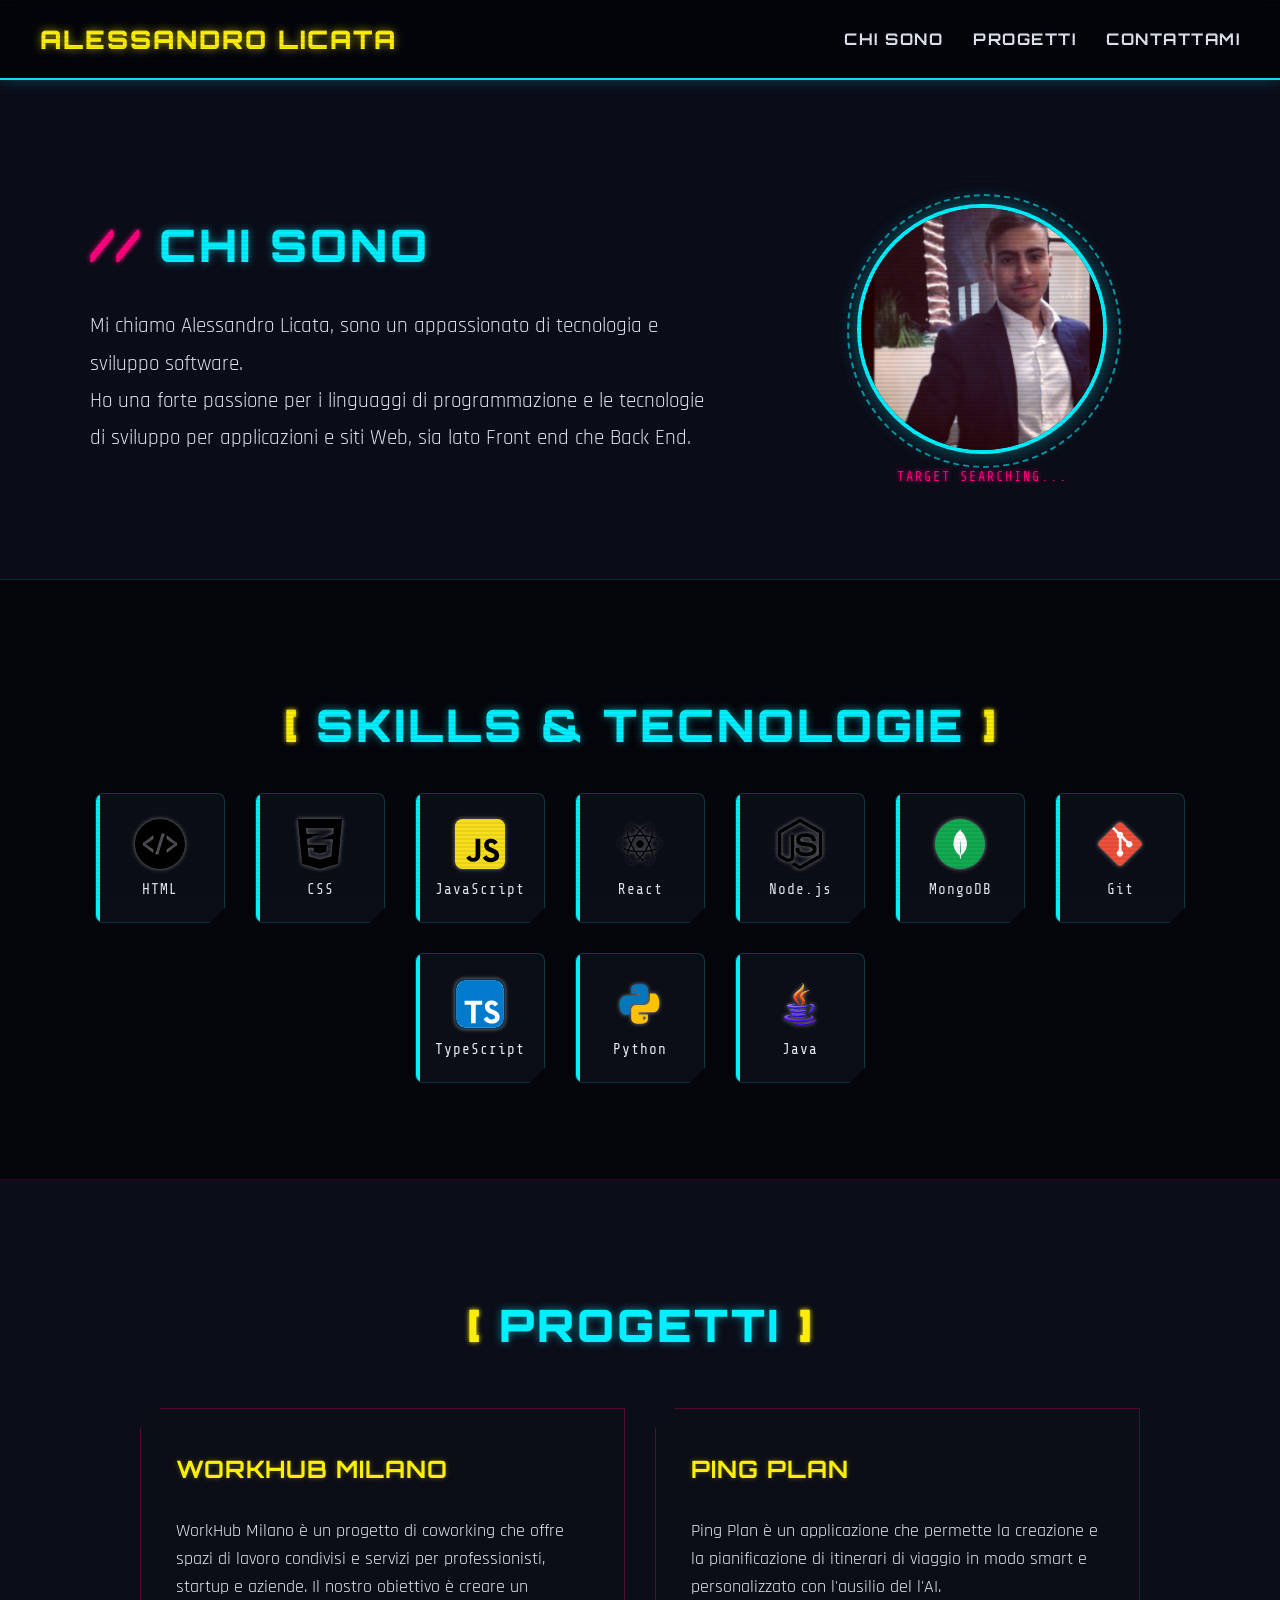
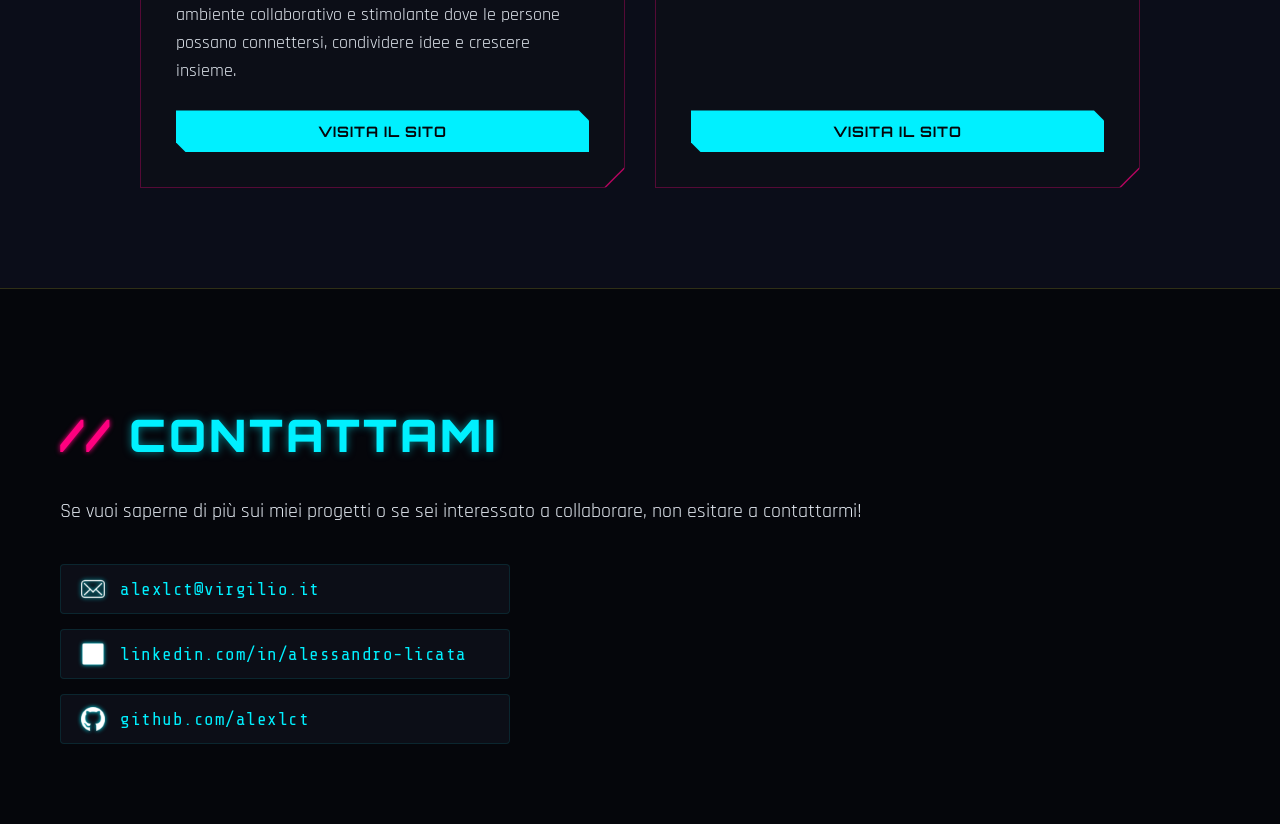
<file: index.html>
<!DOCTYPE html>
<html lang="it">
    <head>
        <meta charset="UTF-8">
        <meta name="viewport" content="width=device-width, initial-scale=1.0">
        <link rel="preconnect" href="https://fonts.googleapis.com">
        <link rel="preconnect" href="https://fonts.gstatic.com" crossorigin>
        <link href="https://fonts.googleapis.com/css2?family=Orbitron:wght@400;700;900&family=Rajdhani:wght@500;600;700&family=Share+Tech+Mono&display=swap" rel="stylesheet">
        <link rel="stylesheet" href="css/style.css">
        <title>Il mio Portfolio</title>
    </head>
    <body>
        <header class="header">
            <div class="container1">
                <h1 class="logo">Alessandro Licata</h1>
                <nav class="nav">
                    <a href="#about">Chi sono</a>
                    <a href="#projects">Progetti</a>
                    <a href="#contact">Contattami</a>
                </nav>
            </div>
        </header>

        <section class="about me" id="about">
            <div class="container2">
                <div class="about-text">
                    <h2>Chi sono</h2>
                    <p>Mi chiamo Alessandro Licata, sono un appassionato di tecnologia e sviluppo software.<br> Ho una forte passione per i linguaggi di programmazione e le tecnologie di sviluppo per applicazioni e siti Web, sia lato Front end che Back End.</p>
                </div>
                <div class="img1">
                    <img src="assets/images/io.png.jpeg" alt="Immagine di profilo" class="img-fluid">
                </div>
            </div>
        </section>

        <section class="skills" id="skills">
            <div class="container4">
                <h2>Skills & Tecnologie</h2>
                <ul class="skills-list">
                    <li class="skill-item">
                        <img src="assets/images/html.svg" alt="HTML" class="skill-icon">
                        <span>HTML</span>
                    </li>
                    <li class="skill-item">
                        <img src="assets/images/css.svg" alt="CSS" class="skill-icon">
                        <span>CSS</span>
                    </li>
                    <li class="skill-item">
                        <img src="assets/images/javascript.svg" alt="JavaScript" class="skill-icon">
                        <span>JavaScript</span>
                    </li>
                    <li class="skill-item">
                        <img src="assets/images/react.png" alt="React" class="skill-icon">
                        <span>React</span>
                    </li>
                    <li class="skill-item">
                        <img src="assets/images/nodejs.svg" alt="Node.js" class="skill-icon">
                        <span>Node.js</span>
                    </li>
                    <li class="skill-item">
                        <img src="assets/images/mongodb.svg" alt="MongoDB" class="skill-icon">
                        <span>MongoDB</span>
                    </li>
                    <li class="skill-item">
                        <img src="assets/images/git.svg" alt="Git" class="skill-icon">
                        <span>Git</span>
                    </li>
                    <li class="skill-item">
                        <img src="assets/images/typescript.svg" alt="TypeScript" class="skill-icon">
                        <span>TypeScript</span>
                    </li>
                    <li class="skill-item">
                        <img src="assets/images/python.svg" alt="Python" class="skill-icon">
                        <span>Python</span>
                    </li>
                    <li class="skill-item">
                        <img src="assets/images/java.png" alt="Java" class="skill-icon">
                        <span>Java</span>
                    </li>
                </ul>
            </div>
        </section>

        <section class="projects" id="projects">
            <div class="container4">
                <h2>Progetti</h2>
                <div class="cards-container">
                    <div class="card">
                        <h3>WORKHUB MILANO</h3>
                        <p>WorkHub Milano è un progetto di coworking che offre spazi di lavoro condivisi e servizi per professionisti, startup e aziende. Il nostro obiettivo è creare un ambiente collaborativo e stimolante dove le persone possano connettersi, condividere idee e crescere insieme.</p>
                        <button class="card-button"><a href="https://workhubmilano.it/" target="_blank">Visita il sito</a></button>
                    </div>
                    <div class="card">
                        <h3>PING PLAN</h3>
                        <p>Ping Plan è un applicazione che permette la creazione e la pianificazione di itinerari di viaggio in modo smart e personalizzato con l'ausilio del l'AI.</p>
                        <button class="card-button"><a href="https://pingplan.it/" target="_blank">Visita il sito</a></button>
                    </div>
                </div>
            </div>
        </section>

        <section class="contact" id="contact">
            <div class="container4">
                <h2>Contattami</h2>
                <p>Se vuoi saperne di più sui miei progetti o se sei interessato a collaborare, non esitare a contattarmi!</p>
                <ul class="contact-list">
                    <li class="contact-item">
                        <img src="assets/images/email.png" alt="Email" class="social-icon">
                        <a href="mailto:alexlct@virgilio.it" target="_blank" class="contact-link">alexlct@virgilio.it</a>
                    </li>
                    <li class="contact-item">
                        <img src="assets/images/linkedin.png" alt="LinkedIn" class="social-icon">
                        <a href="https://www.linkedin.com/in/alessandro-licata-576773392/" target="_blank" class="contact-link">linkedin.com/in/alessandro-licata</a>
                    </li>
                    <li class="contact-item">
                        <img src="assets/images/github.png" alt="GitHub" class="social-icon">
                        <a href="https://github.com/alexlct" target="_blank" class="contact-link">github.com/alexlct</a>
                    </li>
                </ul>
            </div>
        </section>


    </body>
</html>
</file>
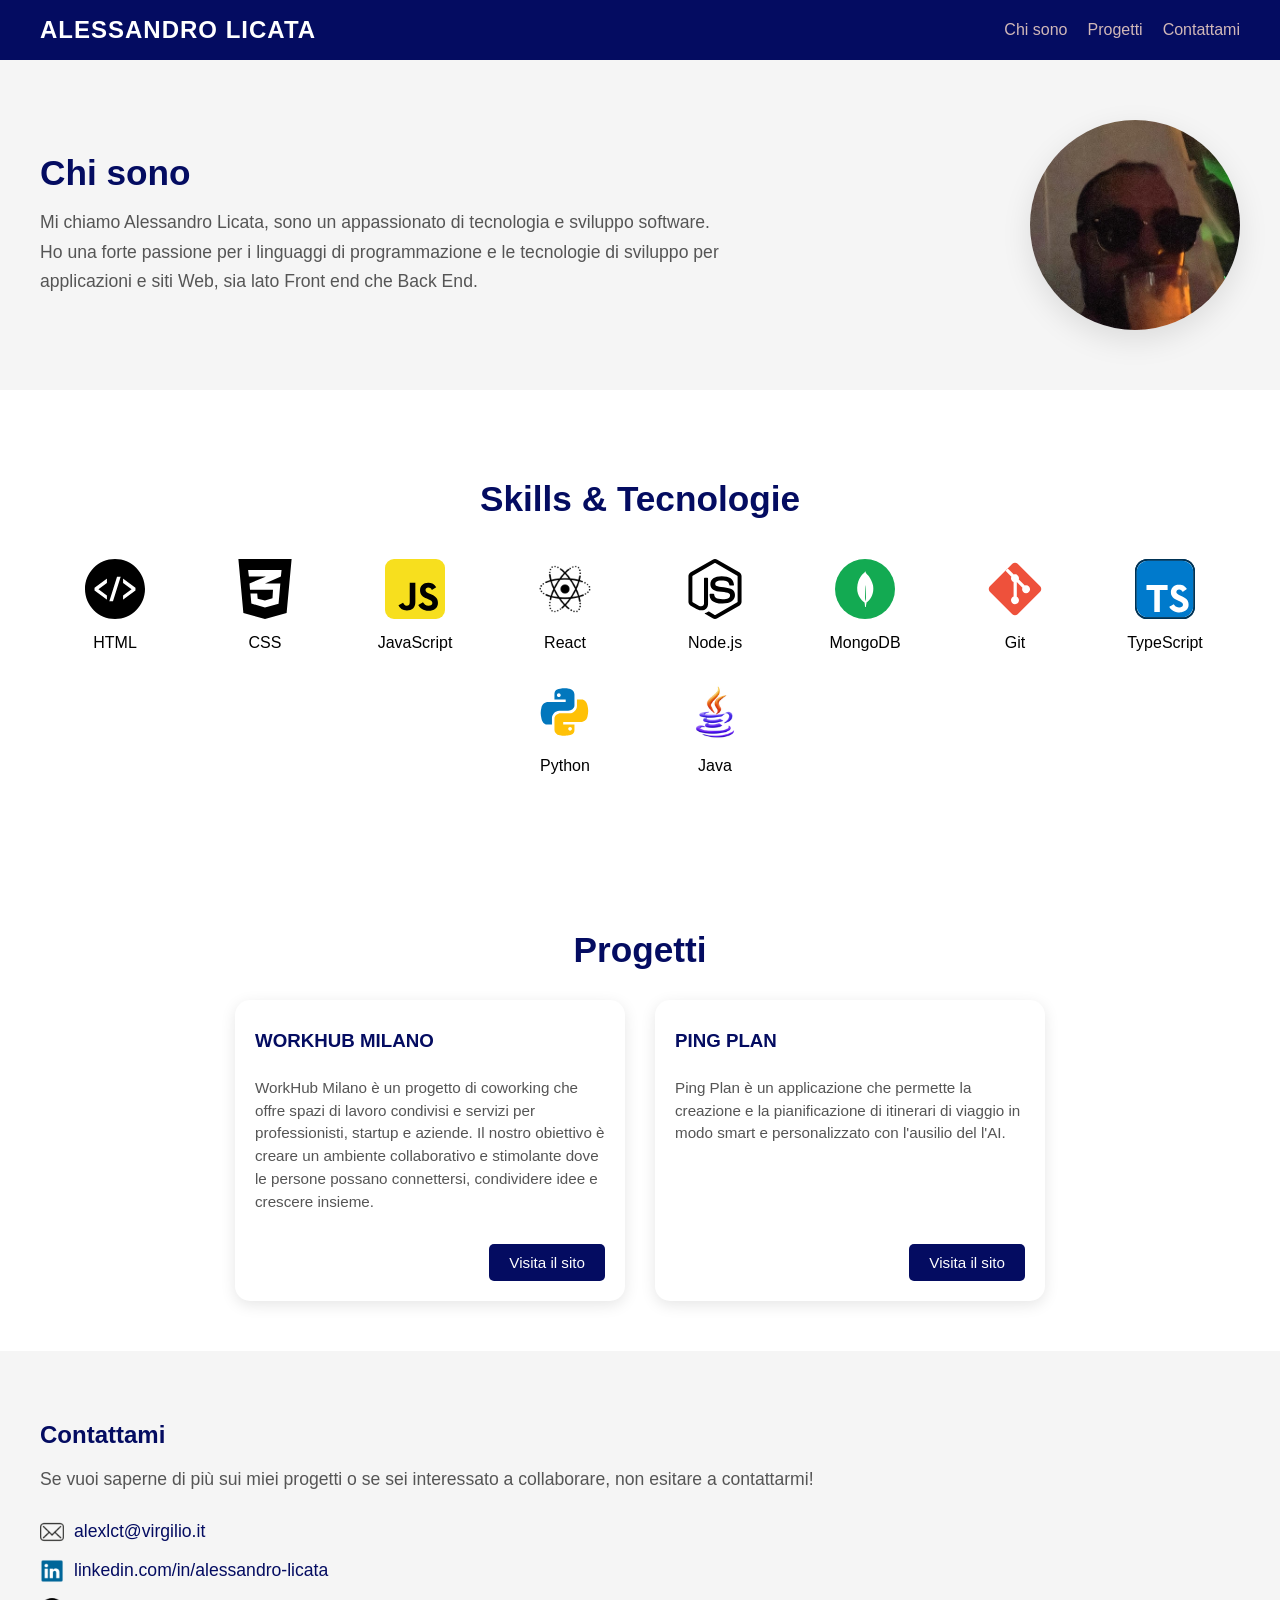
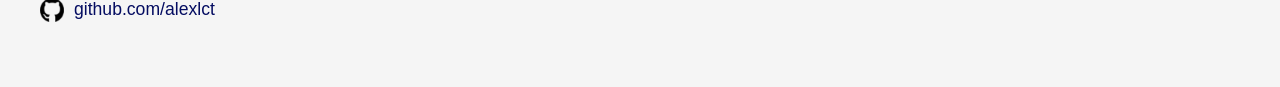
<file: Portfolio/index.html>
<!DOCTYPE html>
<html lang="it">
    <head>
        <meta charset="UTF-8">
        <meta name="Portfolio" content="whidth=device-width, initial-scale=1.0">
        <link rel="stylesheet" href="css/style.css">
        <title>Il mio Portfolio</title>
    </head>
    <body>
        <header class="header">
            <section class="container1">
         <div>
        <h1 class="logo">Alessandro Licata</h1>
        </div>
        <div>
        <nav class="nav">
          <p><a href="#about">Chi sono</a> | <a href="#projects">Progetti</a> | <a href="#contact">Contattami</a></p>
          </nav>
          </div>
            </section>
        </header>

        <section class="about me" id="about">
            <div class="container2">
                <div class="about-text">
                    <h2>Chi sono</h2>
                    <p>Mi chiamo Alessandro Licata, sono un appassionato di tecnologia e sviluppo software.<br> Ho una forte passione per i linguaggi di programmazione e le tecnologie di sviluppo per applicazioni e siti Web, sia lato Front end che Back End.</p>
                </div>
                <div class="img1">
                    <img src="assets/images/io.png.jpeg" alt="Immagine di profilo" class="img-fluid">
                </div>
            </div>
        </section>

        <section class="skills" id="skills">
            <div class="container4">
                <h2>Skills & Tecnologie</h2>
                <ul class="skills-list">
                    <li class="skill-item">
                        <img src="assets/images/html.svg" alt="HTML" class="skill-icon">
                        <span>HTML</span>
                    </li>
                    <li class="skill-item">
                        <img src="assets/images/css.svg" alt="CSS" class="skill-icon">
                        <span>CSS</span>
                    </li>
                    <li class="skill-item">
                        <img src="assets/images/javascript.svg" alt="JavaScript" class="skill-icon">
                        <span>JavaScript</span>
                    </li>
                    <li class="skill-item">
                        <img src="assets/images/react.png" alt="React" class="skill-icon">
                        <span>React</span>
                    </li>
                    <li class="skill-item">
                        <img src="assets/images/nodejs.svg" alt="Node.js" class="skill-icon">
                        <span>Node.js</span>
                    </li>
                    <li class="skill-item">
                        <img src="assets/images/mongodb.svg" alt="MongoDB" class="skill-icon">
                        <span>MongoDB</span>
                    </li>
                    <li class="skill-item">
                        <img src="assets/images/git.svg" alt="Git" class="skill-icon">
                        <span>Git</span>
                    </li>
                    <li class="skill-item">
                        <img src="assets/images/typescript.svg" alt="TypeScript" class="skill-icon">
                        <span>TypeScript</span>
                    </li>
                    <li class="skill-item">
                        <img src="assets/images/python.svg" alt="Python" class="skill-icon">
                        <span>Python</span>
                    </li>
                    <li class="skill-item">
                        <img src="assets/images/java.png" alt="Java" class="skill-icon">
                        <span>Java</span>
                    </li>
                </ul>
            </div>
        </section>

        <section class="projects" id="projects">
            <div class="container3">
                <h2>Progetti</h2>
                <div class="cards-container">
                    <div class="card">
                        <h3>WORKHUB MILANO</h3>
                        <p>WorkHub Milano è un progetto di coworking che offre spazi di lavoro condivisi e servizi per professionisti, startup e aziende. Il nostro obiettivo è creare un ambiente collaborativo e stimolante dove le persone possano connettersi, condividere idee e crescere insieme.</p>
                        <button class="card-button"><a href="https://workhubmilano.it/" target="_blank">Visita il sito</a></button>
                    </div>
                    <div class="card">
                        <h3>PING PLAN</h3>
                        <p>Ping Plan è un applicazione che permette la creazione e la pianificazione di itinerari di viaggio in modo smart e personalizzato con l'ausilio del l'AI.</p>
                        <button class="card-button"><a href="https://pingplan.it/" target="_blank">Visita il sito</a></button>
                    </div>
                </div>
            </div>
        </section>

        <section class="contact" id="contact">
            <div class="container4">
                <h2>Contattami</h2>
                <p>Se vuoi saperne di più sui miei progetti o se sei interessato a collaborare, non esitare a contattarmi!</p>
                <ul class="contact-list">
                    <li class="contact-item">
                        <img src="assets/images/email.png" alt="Email" class="social-icon">
                        <a href="mailto:alexlct@virgilio.it" target="_blank" class="contact-link">alexlct@virgilio.it</a>
                    </li>
                    <li class="contact-item">
                        <img src="assets/images/linkedin.png" alt="LinkedIn" class="social-icon">
                        <a href="https://www.linkedin.com/in/alessandro-licata-576773392/" target="_blank" class="contact-link">linkedin.com/in/alessandro-licata</a>
                    </li>
                    <li class="contact-item">
                        <img src="assets/images/github.png" alt="GitHub" class="social-icon">
                        <a href="https://github.com/alexlct" target="_blank" class="contact-link">github.com/alexlct</a>
                    </li>
                </ul>
            </div>
        </section>


    </body>
</html>
</file>
<file: css/style.css>
/* Cyberpunk 2077 Neon Theme Settings */
:root {
    --bg-dark: #05060b;
    --bg-card: #0c0e17;
    --bg-header: rgba(5, 6, 11, 0.9);
    
    --neon-yellow: #fcee0a;
    --neon-cyan: #00f0ff;
    --neon-pink: #ff007f;
    --neon-green: #39ff14;
    --neon-purple: #9d4edd;
    
    --text-main: #e2e8f0;
    --text-muted: #7e8c9f;
    --text-dark: #05060b;
    
    --font-heading: 'Orbitron', sans-serif;
    --font-body: 'Rajdhani', sans-serif;
    --font-mono: 'Share Tech Mono', monospace;
}

* {
    box-sizing: border-box;
}

/* Base Body Styling */
body {
    margin: 0;
    font-family: var(--font-body);
    color: var(--text-main);
    overflow-x: hidden;
    background-color: var(--bg-dark);
    background-image: 
        linear-gradient(rgba(0, 240, 255, 0.03) 1px, transparent 1px),
        linear-gradient(90deg, rgba(0, 240, 255, 0.03) 1px, transparent 1px);
    background-size: 50px 50px;
    background-attachment: fixed;
    position: relative;
}

/* Tech scanlines screen overlay */
body::before {
    content: '';
    position: fixed;
    top: 0;
    left: 0;
    width: 100%;
    height: 100%;
    background: linear-gradient(
        rgba(18, 16, 16, 0) 50%, 
        rgba(0, 0, 0, 0.12) 50%
    );
    background-size: 100% 4px;
    z-index: 9999;
    pointer-events: none;
    opacity: 0.5;
}

/* Custom Cyberpunk Scrollbar */
::-webkit-scrollbar {
    width: 8px;
    height: 8px;
}
::-webkit-scrollbar-track {
    background: var(--bg-dark);
}
::-webkit-scrollbar-thumb {
    background: var(--neon-cyan);
    border-radius: 4px;
    box-shadow: 0 0 5px var(--neon-cyan);
}
::-webkit-scrollbar-thumb:hover {
    background: var(--neon-pink);
    box-shadow: 0 0 5px var(--neon-pink);
}

/* Sticky Header */
.header {
    background-color: var(--bg-header);
    backdrop-filter: blur(10px);
    -webkit-backdrop-filter: blur(10px);
    color: #ffffff;
    min-height: 80px;
    display: flex;
    align-items: center;
    padding: 10px 20px;
    border-bottom: 2px solid var(--neon-cyan);
    box-shadow: 0 0 15px rgba(0, 240, 255, 0.25);
    position: sticky;
    top: 0;
    z-index: 1000;
}

.container1 {
    width: 100%;
    max-width: 1200px;
    margin: 0 auto;
    display: flex;
    align-items: center;
    justify-content: space-between;
}

.logo {
    font-family: var(--font-heading);
    font-size: 1.6rem;
    font-weight: 900;
    margin: 0;
    color: var(--neon-yellow);
    text-transform: uppercase;
    letter-spacing: 2px;
    text-shadow: 0 0 8px rgba(252, 238, 10, 0.6);
    cursor: pointer;
    transition: all 0.3s ease;
}

.logo:hover {
    color: var(--neon-cyan);
    text-shadow: 0 0 8px rgba(0, 240, 255, 0.8);
}

.nav {
    display: flex;
    gap: 30px;
    align-items: center;
}

.nav a {
    font-family: var(--font-heading);
    font-size: 1rem;
    color: var(--text-main);
    text-decoration: none;
    font-weight: 700;
    text-transform: uppercase;
    letter-spacing: 1.5px;
    position: relative;
    padding: 5px 0;
    transition: color 0.3s ease;
}

.nav a::after {
    content: '';
    position: absolute;
    bottom: 0;
    left: 0;
    width: 0;
    height: 2px;
    background-color: var(--neon-pink);
    box-shadow: 0 0 5px var(--neon-pink);
    transition: width 0.3s ease;
}

.nav a:hover {
    color: var(--neon-pink);
    text-shadow: 0 0 5px rgba(255, 0, 127, 0.5);
}

.nav a:hover::after {
    width: 100%;
}

/* Sections Base Styling */
.about h2, .skills h2, .projects h2, .contact h2 {
    font-family: var(--font-heading);
    font-size: 2.8rem;
    font-weight: 900;
    text-transform: uppercase;
    letter-spacing: 3px;
    color: var(--neon-cyan);
    text-shadow: 0 0 8px rgba(0, 240, 255, 0.5);
    margin-bottom: 35px;
    position: relative;
}

.skills h2, .projects h2 {
    text-align: center;
}

/* Cyber section decorators */
.about h2::before, .contact h2::before {
    content: '// ';
    color: var(--neon-pink);
    text-shadow: 0 0 5px var(--neon-pink);
}

.skills h2::before, .projects h2::before {
    content: '[ ';
    color: var(--neon-yellow);
    text-shadow: 0 0 5px var(--neon-yellow);
}

.skills h2::after, .projects h2::after {
    content: ' ]';
    color: var(--neon-yellow);
    text-shadow: 0 0 5px var(--neon-yellow);
}

/* About Section */
.about {
    padding: 100px 20px;
    background-color: #0b0d19;
    border-bottom: 1px solid rgba(0, 240, 255, 0.15);
    position: relative;
}

.container2 {
    display: flex;
    align-items: center; 
    justify-content: center;
    max-width: 1100px;
    margin: 0 auto;
    gap: 60px;
}

.about-text {
    flex: 1.5;
}

.about p {
    font-family: var(--font-body);
    font-size: 1.3rem;
    color: var(--text-main);
    line-height: 1.8;
}

.img1 {
    flex: 1;
    display: flex;
    justify-content: center;
    position: relative;
}

/* Spinning HUD background */
.img1::before {
    content: '';
    position: absolute;
    top: -10px;
    left: calc(50% - 135px);
    width: 270px;
    height: 270px;
    border: 2px dashed var(--neon-cyan);
    border-radius: 50%;
    animation: rotate-cyber 20s linear infinite;
    pointer-events: none;
    opacity: 0.6;
}

/* Blinking HUD searching tag */
.img1::after {
    content: 'TARGET SEARCHING...';
    position: absolute;
    bottom: -30px;
    left: 50%;
    transform: translateX(-50%);
    font-family: var(--font-mono);
    color: var(--neon-pink);
    font-size: 0.85rem;
    letter-spacing: 2px;
    text-shadow: 0 0 5px var(--neon-pink);
    animation: blink-cyber 1.5s step-end infinite;
}

@keyframes rotate-cyber {
    0% { transform: rotate(0deg); }
    100% { transform: rotate(360deg); }
}

@keyframes blink-cyber {
    50% { opacity: 0; }
}

.img-fluid {
    max-width: 100%;
    height: auto;
}

.img1 img {
    width: 250px;
    height: 250px;
    aspect-ratio: 1 / 1;
    border-radius: 50%;
    object-fit: cover;
    transition: all 0.4s cubic-bezier(0.175, 0.885, 0.32, 1.275);
    cursor: pointer;
    border: 4px solid var(--neon-cyan);
    box-shadow: 0 0 20px rgba(0, 240, 255, 0.4);
}

.img1 img:hover {
    transform: scale(1.08) rotate(3deg);
    border-color: var(--neon-pink);
    box-shadow: 0 0 30px rgba(255, 0, 127, 0.7);
}

/* Skills Section */
.skills {
    padding: 80px 20px;
    background-color: var(--bg-dark);
    border-bottom: 1px solid rgba(255, 0, 127, 0.15);
    position: relative;
}

.container4 {
    max-width: 1200px;
    margin: 0 auto;
    padding: 0 20px;
}

.skills-list {
    list-style: none;
    padding: 0;
    display: flex;
    flex-wrap: wrap;
    justify-content: center;
    gap: 30px;
    margin-top: 40px;
}

.skill-item {
    display: flex;
    flex-direction: column;
    align-items: center;
    justify-content: center;
    width: 130px;
    height: 130px;
    text-align: center;
    background-color: var(--bg-card);
    border: 1px solid rgba(0, 240, 255, 0.2);
    border-radius: 8px;
    padding: 15px;
    position: relative;
    overflow: hidden;
    clip-path: polygon(0 0, 100% 0, 100% calc(100% - 15px), calc(100% - 15px) 100%, 0 100%);
    transition: all 0.3s ease;
}

.skill-item::before {
    content: '';
    position: absolute;
    top: 0;
    left: 0;
    width: 4px;
    height: 100%;
    background: var(--neon-cyan);
    transition: all 0.3s ease;
}

.skill-item:hover {
    transform: translateY(-5px);
    border-color: var(--neon-pink);
    box-shadow: 0 0 15px rgba(255, 0, 127, 0.4);
    background-color: #121523;
}

.skill-item:hover::before {
    background: var(--neon-pink);
    height: 50%;
}

.skill-icon {
    width: 50px;
    height: 50px;
    margin-bottom: 12px;
    object-fit: contain;
    filter: drop-shadow(0 0 2px rgba(255, 255, 255, 0.5));
    transition: transform 0.3s ease;
}

.skill-item:hover .skill-icon {
    transform: scale(1.1);
    filter: drop-shadow(0 0 8px var(--neon-pink));
}

.skill-item span {
    font-family: var(--font-mono);
    font-size: 0.9rem;
    color: var(--text-main);
    letter-spacing: 1px;
}

.skill-item:hover span {
    color: var(--neon-pink);
}

/* Projects Section */
.projects {
    padding: 80px 20px;
    background-color: #0b0d19;
    border-bottom: 1px solid rgba(252, 238, 10, 0.15);
    position: relative;
}

.cards-container {
    display: grid;
    grid-template-columns: repeat(auto-fit, minmax(320px, 1fr));
    gap: 30px;
    max-width: 1000px;
    margin: 0 auto;
    padding: 20px 0;
}

.card {
    background-color: var(--bg-card);
    border: 1px solid rgba(255, 0, 127, 0.3);
    padding: 35px;
    text-align: left;
    transition: all 0.3s cubic-bezier(0.165, 0.84, 0.44, 1);
    display: flex;
    flex-direction: column;
    position: relative;
    clip-path: polygon(0 20px, 20px 0, 100% 0, 100% calc(100% - 20px), calc(100% - 20px) 100%, 0 100%);
}

.card::after {
    content: '';
    position: absolute;
    bottom: 0;
    right: 0;
    width: 20px;
    height: 20px;
    background: var(--neon-pink);
    clip-path: polygon(100% 0, 100% 100%, 0 100%);
    opacity: 0.7;
    transition: all 0.3s ease;
}

.card:hover {
    transform: translateY(-5px);
    border-color: var(--neon-yellow);
    box-shadow: 0 0 25px rgba(252, 238, 10, 0.25);
}

.card:hover::after {
    background: var(--neon-yellow);
}

.card h3 {
    margin: 10px 0 15px 0;
    font-family: var(--font-heading);
    font-size: 1.5rem;
    color: var(--neon-yellow);
    letter-spacing: 1px;
    text-shadow: 0 0 5px rgba(252, 238, 10, 0.3);
}

.card p {
    font-family: var(--font-body);
    font-size: 1.1rem;
    color: var(--text-main);
    line-height: 1.6;
    margin-bottom: 25px;
    flex-grow: 1;
}

.card-button {
    display: inline-block;
    padding: 0;
    background-color: var(--neon-cyan);
    border: none;
    font-size: 1rem;
    font-weight: 700;
    margin-top: auto;
    cursor: pointer;
    text-align: center;
    clip-path: polygon(0 0, calc(100% - 10px) 0, 100% 10px, 100% 100%, 10px 100%, 0 calc(100% - 10px));
    position: relative;
    transition: all 0.2s ease;
}

.card-button a {
    color: var(--text-dark);
    text-decoration: none;
    display: block;
    padding: 12px 25px;
    font-family: var(--font-heading);
    font-size: 0.9rem;
    letter-spacing: 1px;
    text-transform: uppercase;
}

.card-button:hover {
    background-color: var(--neon-pink);
    box-shadow: 0 0 15px var(--neon-pink);
    transform: scale(1.02);
}

.card-button:active {
    transform: scale(0.98);
}

/* Card images support if used in the future */
.card-img {
    width: 100%;
    height: 200px;
    overflow: hidden;
    border-radius: 10px;
    margin-bottom: 15px;
}

.card-img img {
    width: 100% !important;
    height: 100% !important;
    border-radius: 0 !important;
    object-fit: cover;
    transition: transform 0.5s ease;
}

.card:hover .card-img img {
    transform: scale(1.1);
}

/* Contact Section */
.contact {
    padding: 80px 20px;
    background-color: var(--bg-dark);
    position: relative;
}

.contact p {
    font-family: var(--font-body);
    font-size: 1.25rem;
    color: var(--text-main);
    margin-bottom: 40px;
}

.contact-list {
    list-style: none;
    padding: 0;
    margin: 0;
    display: flex;
    flex-direction: column;
    gap: 15px;
}

.contact-item {
    display: flex;
    align-items: center;
    padding: 12px 20px;
    background-color: var(--bg-card);
    border: 1px solid rgba(0, 240, 255, 0.1);
    border-radius: 4px;
    max-width: 450px;
    transition: all 0.3s ease;
}

.contact-item:hover {
    border-color: var(--neon-cyan);
    background-color: rgba(0, 240, 255, 0.05);
    box-shadow: 0 0 10px rgba(0, 240, 255, 0.2);
    transform: translateX(8px);
}

.social-icon {
    width: 24px;
    height: 24px;
    margin-right: 15px;
    filter: brightness(0) invert(1) drop-shadow(0 0 2px var(--neon-cyan));
}

.contact-link {
    font-family: var(--font-mono);
    font-size: 1.1rem;
    color: var(--neon-cyan);
    text-decoration: none;
    letter-spacing: 0.5px;
    transition: all 0.2s ease;
}

.contact-link:hover {
    color: var(--neon-pink);
    text-shadow: 0 0 5px rgba(255, 0, 127, 0.5);
    text-decoration: none;
}

/* Responsive Media Queries */
@media (max-width: 992px) {
    .container2 {
        gap: 40px;
    }
    
    .about h2, .skills h2, .projects h2, .contact h2 {
        font-size: 2.4rem;
    }
}

@media (max-width: 768px) {
    .header {
        padding: 15px 20px;
        min-height: 70px;
    }

    .container1 {
        flex-direction: column;
        gap: 15px;
    }

    .nav {
        gap: 20px;
        flex-wrap: wrap;
        justify-content: center;
    }

    .nav a {
        font-size: 0.95rem;
    }

    .container2 {
        flex-direction: column-reverse;
        text-align: center;
        gap: 50px;
        padding: 0 10px;
    }
    
    .about h2, .contact h2 {
        text-align: center;
    }
    
    .about h2::before, .contact h2::before {
        content: '';
    }

    .about-text {
        padding: 0 10px;
    }

    .about p {
        font-size: 1.15rem;
    }

    .img1 img {
        max-width: 200px;
        height: 200px;
    }
    
    .img1::before {
        width: 220px;
        height: 220px;
        left: calc(50% - 110px);
        top: -10px;
    }

    .skills-list {
        gap: 15px;
    }

    .skill-item {
        width: calc(33.333% - 15px);
        min-width: 100px;
        height: 120px;
    }
}

@media (max-width: 480px) {
    .logo {
        font-size: 1.3rem;
    }

    .nav {
        gap: 12px;
    }

    .nav a {
        font-size: 0.85rem;
    }

    .about h2, .skills h2, .projects h2, .contact h2 {
        font-size: 1.8rem;
    }

    .about {
        padding: 60px 10px;
    }

    .img1 img {
        max-width: 160px;
        height: 160px;
    }
    
    .img1::before {
        width: 180px;
        height: 180px;
        left: calc(50% - 90px);
        top: -10px;
    }

    .skill-item {
        width: calc(50% - 15px);
        height: 110px;
    }
    
    .card {
        padding: 20px;
    }

    .cards-container {
        grid-template-columns: 1fr;
    }
}
</file>
<file: Portfolio/css/style.css>
body {
    margin: 0;
    font-family: 'Segoe UI', Tahoma, Geneva, Verdana, sans-serif;
}

.header {
    background-color: #040c61;
    color: #ffffff;
    height: 60px;
    display: flex;
    align-items: center;
    justify-content: center;
    padding: 0 20px;
    box-shadow: 0 2px 5px rgba(0,0,0,0.1);
}

.container1 {
    width: 100%;
    max-width: 1200px;
    display: flex;
    align-items: center;
    justify-content: space-between;
}

.logo {
    font-size: 1.5rem;
    font-weight: 700;
    margin: 0;
    color: #ffffff;
    text-transform: uppercase;
    letter-spacing: 1px;
}

.nav p {
    margin: 0;
    font-size: 0;   
}

.nav a {
    font-size: 1rem;
    color: rgb(209, 184, 184);
    text-decoration: none;
    margin-left: 20px;
    font-weight: 500;
    transition: color 0.3s ease;
}

.nav a:hover {
    color: #ffffff;
}

.about {
    padding: 60px 20px;
    background-color: #f5f5f5; 
}

.container2 {
    display: flex;
    align-items: center; 
    justify-content: space-between;
    max-width: 1200px;
    margin: 0 auto;
    gap: 40px;
}

.about-text {
    flex: 2;
    text-align: left;
}

.about h2 {
    font-size: 2.2rem;
    margin: 0;
    color: #040c61;
    margin-bottom: 15px;
}

.about p {
    font-size: 1.1rem;
    color: #555;
    line-height: 1.7;
    margin: 0;
}

.img1 {
    flex: 1;
    display: flex;
    justify-content: flex-end;
}

.img1 img {
    width: 210px;
    height: 210px;
    border-radius: 50%;
    object-fit: cover;
    transition: transform 0.4s ease;
    cursor: pointer;
    box-shadow: 0 10px 30px rgba(0,0,0,0.1);
}

.img1 img:hover {
    transform: scale(1.05);
}

.projects {
    padding: 50px 20px;
    background-color: #ffffff;
}

.projects h2 {
    text-align: center;
    font-size: 2.2rem;
    color: #040c61;
}

.cards-container {
    display: flex;
    justify-content: center;
    gap: 30px;
    flex-wrap: wrap;
}

.card {
    background-color: #ffffff;
    border-radius: 15px;
    box-shadow: 0 4px 15px rgba(0,0,0,0.1);
    padding: 20px;
    width: 350px;
    text-align: left;
    transition: transform 0.3s ease, box-shadow 0.3s ease;
    overflow: hidden;
    display: flex;
    flex-direction: column;
}

.card:hover {
    transform: translateY(-10px);
    box-shadow: 0 8px 25px rgba(0,0,0,0.2);
}

.card-img {
    width: 100%;
    height: 200px;
    overflow: hidden;
    border-radius: 10px;
    margin-bottom: 15px;
}

.card-img img {
    width: 100% !important;
    height: 100% !important;
    border-radius: 0 !important;
    object-fit: cover;
    transition: transform 0.5s ease;
}

.card:hover .card-img img {
    transform: scale(1.1);
}

.card h3 {
    margin: 10px 0;
    color: #040c61;
}

.card p {
    font-size: 0.95rem;
    color: #555;
    line-height: 1.5;
    flex-grow: 1;
}

.contact {
    padding: 50px 20px;
    background-color: #f5f5f5;
}

.contact h2 {
    margin-bottom: 20px;
    color: #040c61;
}

.contact p {
    font-size: 1.1rem;
    color: #555;
    margin-bottom: 30px;
}

.contact-list {
    list-style: none;
    padding: 0;
    margin: 0;
}

.contact-item {
    display: flex;
    align-items: center;
    margin-bottom: 15px;
}

.social-icon {
    width: 24px;
    height: 24px;
    margin-right: 10px;
}

.contact-link {
    font-size: 1.1rem;
    color: #040c61;
    text-decoration: none;
}

.contact-link:hover {
    text-decoration: underline;
}

.container4 {
    max-width: 1200px;
    margin: 0 auto;
    padding: 0 20px;
}

.skills {
    padding: 60px 20px;
    background-color: #ffffff;
}

.skills h2 {
    text-align: center;
    font-size: 2.2rem;
    color: #040c61;
    margin-bottom: 40px;
}

.skills-list {
    list-style: none;
    padding: 0;
    display: flex;
    flex-wrap: wrap;
    justify-content: center;
    gap: 30px;
    margin-top: 40px;
}

.skill-item {
    display: flex;
    flex-direction: column;
    align-items: center;
    width: 120px;
    text-align: center;
}

.skill-icon {
    width: 60px;
    height: 60px;
    margin-bottom: 15px;
    object-fit: contain;
}

.card-button {
    display: inline-block;
    padding: 10px 20px;
    background-color: #040c61;
    color: #ffffff;
    border: none;
    border-radius: 5px;
    text-decoration: none;
    font-size: 0.95rem;
    margin-top: 15px;
    transition: background-color 0.3s ease;
    align-self: flex-end;
}

.card-button a{
    color: #ffffff;
    text-decoration: none;
    transition: color 0.3s ease;
}

.card-button a:hover {
    color: #040c61;
}

.card-button:hover {
    background-color: #d81e1e;
    color: #040c61;
}
</file>
